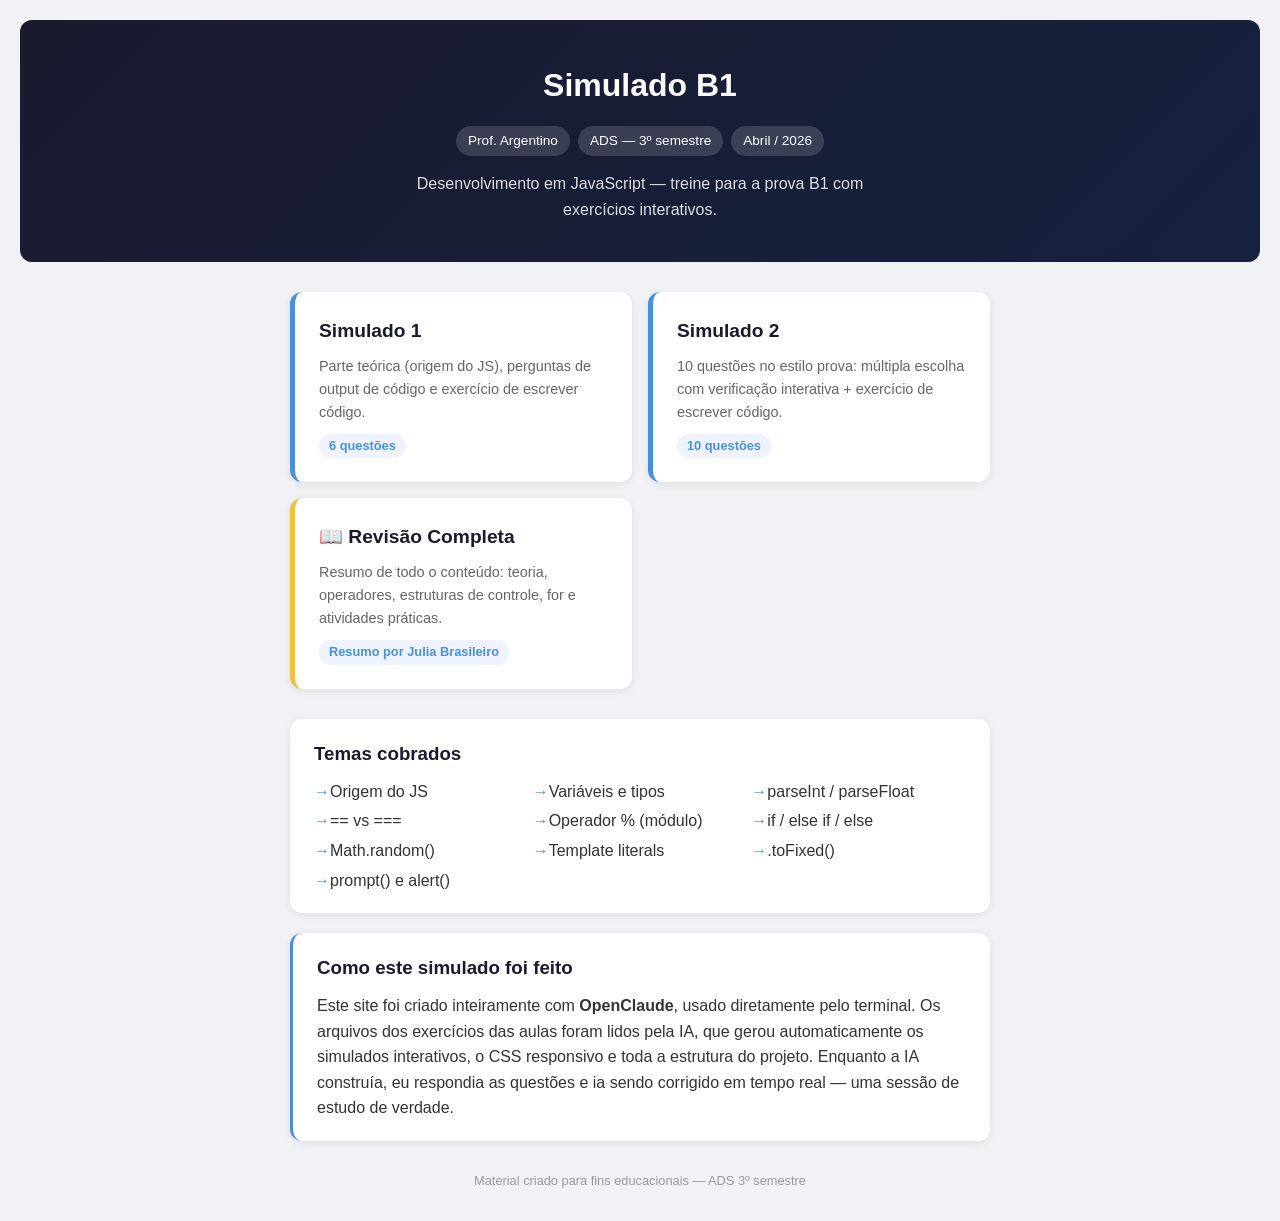
<file: index.html>
<!DOCTYPE html>
<html lang="pt-BR">
<head>
    <meta charset="UTF-8">
    <meta name="viewport" content="width=device-width, initial-scale=1.0">
    <title>Simulado B1 — JavaScript</title>
    <link rel="icon" type="image/svg+xml" href="favicon.svg">
    <link rel="stylesheet" href="css/style.css">
</head>
<body>

    <div class="hero">
        <h1>Simulado B1</h1>
        <div class="badges">
            <span class="badge">Prof. Argentino</span>
            <span class="badge">ADS — 3º semestre</span>
            <span class="badge">Abril / 2026</span>
        </div>
        <p>Desenvolvimento em JavaScript — treine para a prova B1 com exercícios interativos.</p>
    </div>

    <div class="cards">
        <a href="simulado1.html" class="card">
            <h2>Simulado 1</h2>
            <p>Parte teórica (origem do JS), perguntas de output de código e exercício de escrever código.</p>
            <span class="count">6 questões</span>
        </a>

        <a href="simulado2.html" class="card">
            <h2>Simulado 2</h2>
            <p>10 questões no estilo prova: múltipla escolha com verificação interativa + exercício de escrever código.</p>
            <span class="count">10 questões</span>
        </a>

        <a href="revisao.html" class="card" style="border-left-color:#f0c040;">
            <h2>📖 Revisão Completa</h2>
            <p>Resumo de todo o conteúdo: teoria, operadores, estruturas de controle, for e atividades práticas.</p>
            <span class="count">Resumo por Julia Brasileiro</span>
        </a>
    </div>

    <div class="topics">
        <h3>Temas cobrados</h3>
        <ul>
            <li>Origem do JS</li>
            <li>Variáveis e tipos</li>
            <li>parseInt / parseFloat</li>
            <li>== vs ===</li>
            <li>Operador % (módulo)</li>
            <li>if / else if / else</li>
            <li>Math.random()</li>
            <li>Template literals</li>
            <li>.toFixed()</li>
            <li>prompt() e alert()</li>
        </ul>
    </div>

    <div class="topics" style="margin-top:20px;border-left:3px solid #4a90d9;">
        <h3>Como este simulado foi feito</h3>
        <p>Este site foi criado inteiramente com <strong>OpenClaude</strong>, usado diretamente pelo terminal. Os arquivos dos exercícios das aulas foram lidos pela IA, que gerou automaticamente os simulados interativos, o CSS responsivo e toda a estrutura do projeto. Enquanto a IA construía, eu respondia as questões e ia sendo corrigido em tempo real — uma sessão de estudo de verdade.</p>
    </div>

    <p class="footer">Material criado para fins educacionais — ADS 3º semestre</p>

</body>
</html>
</file>
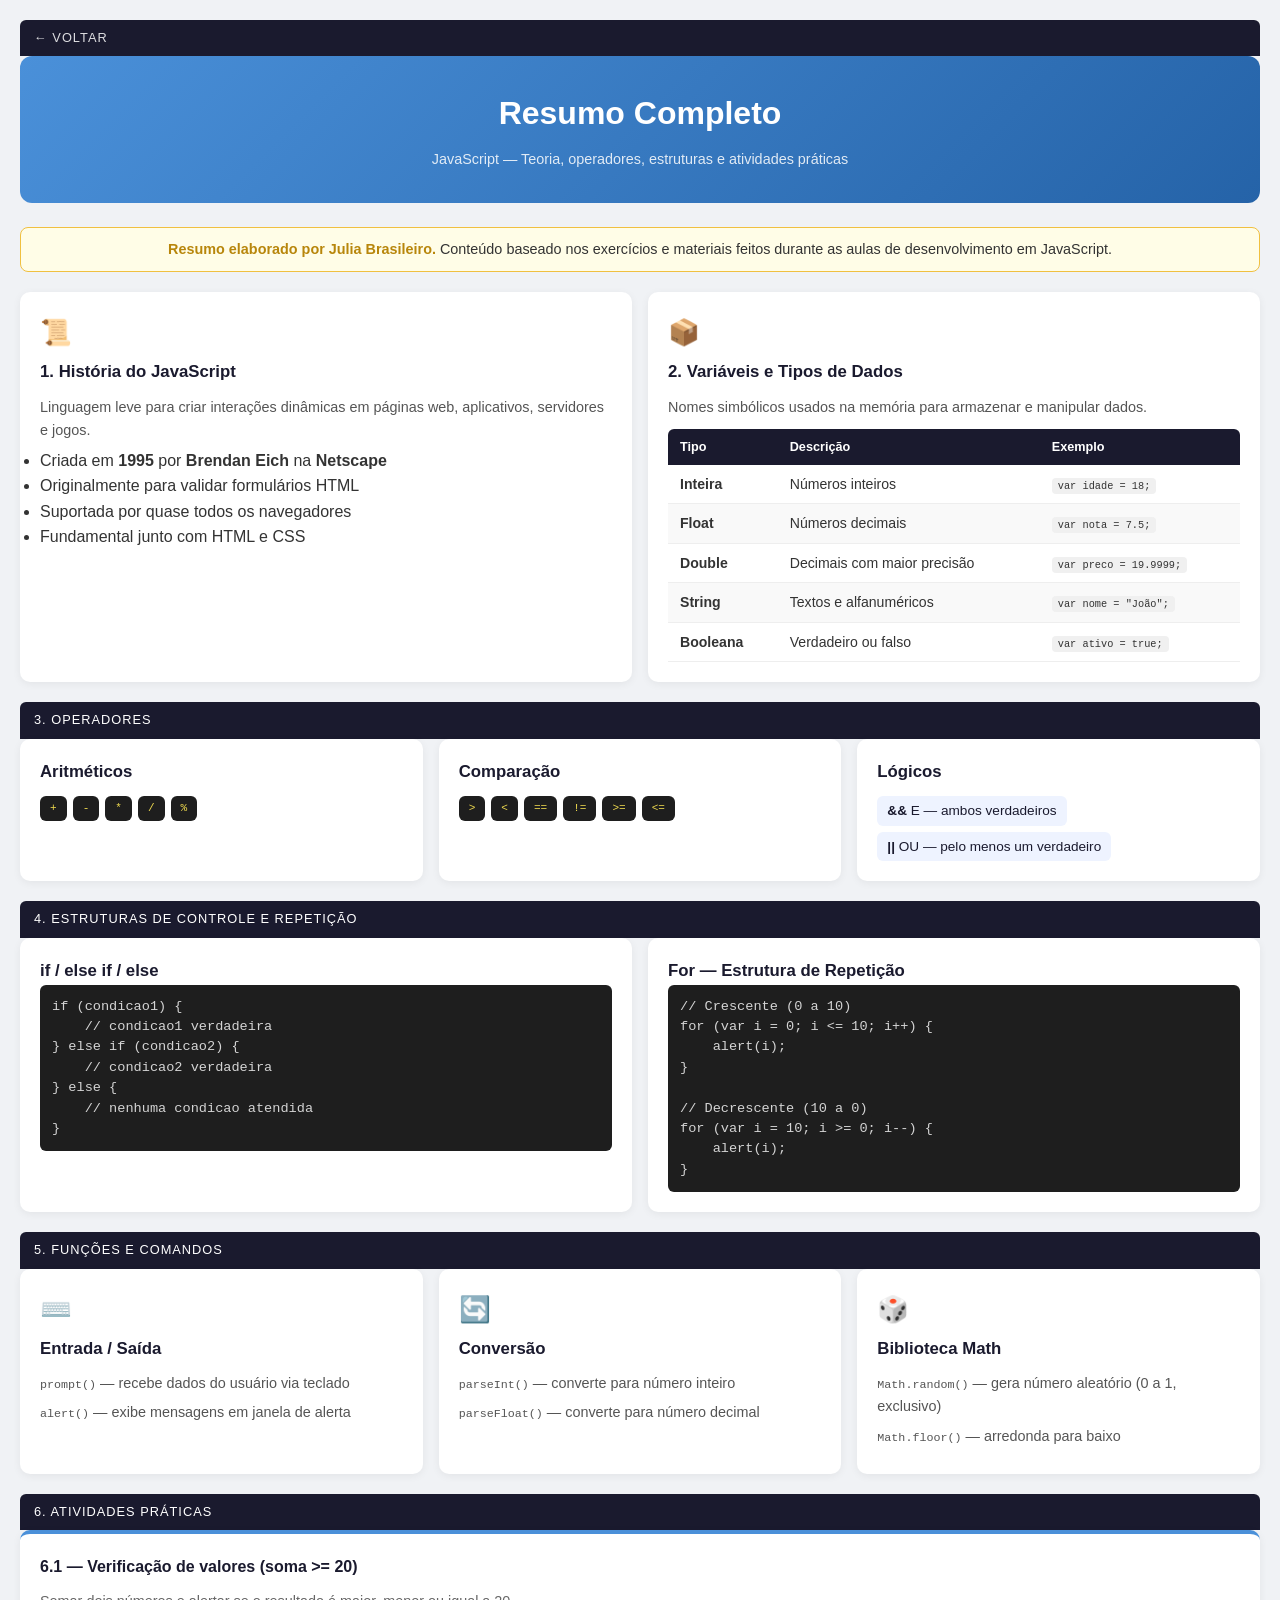
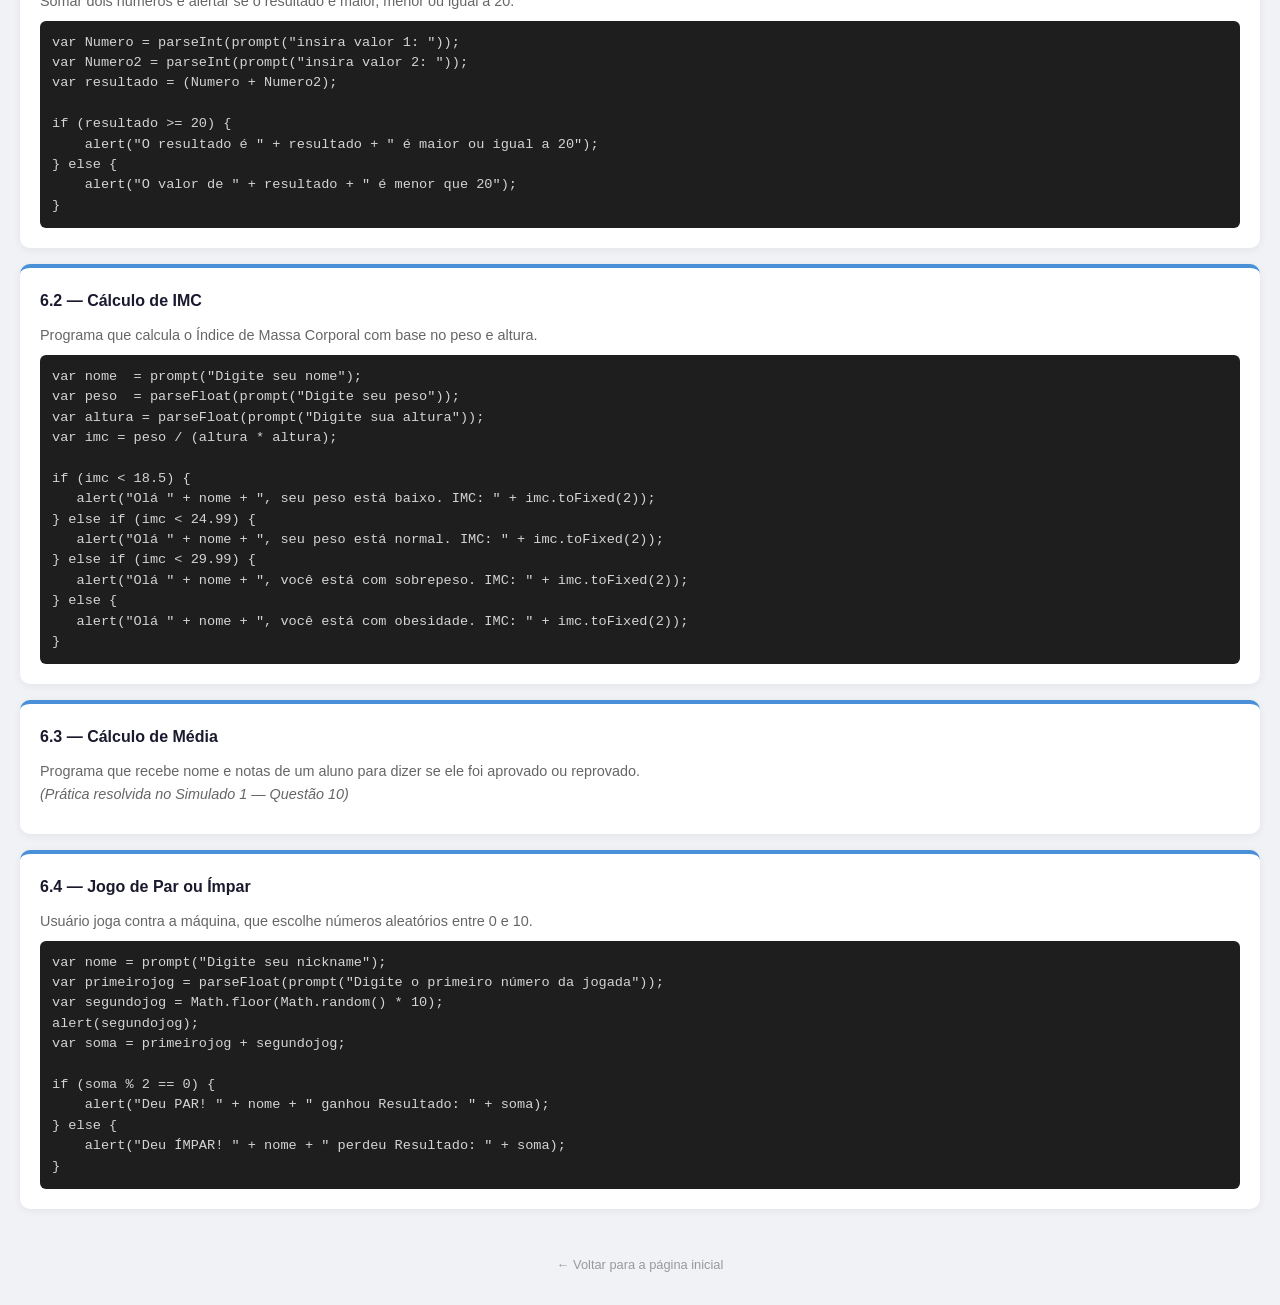
<file: revisao.html>
<!DOCTYPE html>
<html lang="pt-BR">
<head>
    <meta charset="UTF-8">
    <meta name="viewport" content="width=device-width, initial-scale=1.0">
    <title>Revisão — JavaScript</title>
    <link rel="icon" type="image/svg+xml" href="favicon.svg">
    <link rel="stylesheet" href="css/style.css">
    <style>
        /* ===== REVISO — STYLES ===== */
        .revisao-hero {
            text-align: center;
            background: linear-gradient(135deg, #4a90d9 0%, #2563a8 100%);
            color: white;
            padding: 32px 20px;
            border-radius: 12px;
            margin-bottom: 24px;
        }
        .revisao-hero h1.sub-revisao { color: white; margin-bottom: 8px; }
        .revisao-hero p.sub-text { opacity: 0.85; font-size: 0.9em; margin: 0; }

        .credit-banner {
            text-align: center;
            background: #fffde7;
            border: 1px solid #f0c040;
            border-radius: 8px;
            padding: 10px 16px;
            margin: 16px 0 20px;
            font-size: 0.9em;
        }
        .credit-banner strong { color: #b8860b; }

        .topico-grid {
            display: grid;
            grid-template-columns: repeat(auto-fit, minmax(300px, 1fr));
            gap: 16px;
            margin-bottom: 20px;
        }

        .topico-card {
            background: white;
            border-radius: 10px;
            padding: 20px;
            box-shadow: 0 2px 8px rgba(0,0,0,0.06);
        }
        .topico-card .icone {
            font-size: 1.6em;
            margin-bottom: 6px;
        }
        .topico-card h3 {
            margin: 0 0 10px;
            font-size: 1.05em;
            color: #1a1a2e;
        }
        .topico-card p {
            font-size: 0.9em;
            color: #555;
            margin: 6px 0;
        }

        /* Tabela de tipos */
        .tabela-tipos {
            width: 100%;
            border-collapse: collapse;
            margin-top: 10px;
            font-size: 0.88em;
        }
        .tabela-tipos th {
            background: #1a1a2e;
            color: white;
            padding: 8px 12px;
            text-align: left;
            font-size: 0.9em;
        }
        .tabela-tipos th:first-child { border-radius: 6px 0 0 0; }
        .tabela-tipos th:last-child { border-radius: 0 6px 0 0; }
        .tabela-tipos td {
            padding: 8px 12px;
            border-bottom: 1px solid #eee;
        }
        .tabela-tipos tr:nth-child(even) { background: #f9f9f9; }
        .tabela-tipos tr:hover { background: #eef3ff; }
        .tabela-tipos code {
            background: #f0f0f0;
            padding: 2px 6px;
            border-radius: 4px;
            font-size: 0.9em;
        }

        /* Codigo com titulo */
        .codigo-titulo h3 { margin-bottom: 0; }

        /* Atividades praticas */
        .atividade-card {
            background: white;
            border-radius: 10px;
            padding: 20px;
            margin-bottom: 16px;
            box-shadow: 0 2px 8px rgba(0,0,0,0.06);
            border-top: 4px solid #4a90d9;
        }
        .atividade-card h3 {
            margin: 0 0 10px;
            color: #1a1a2e;
            font-size: 1em;
        }
        .atividade-card p {
            font-size: 0.9em;
            color: #666;
            margin-bottom: 8px;
        }

        /* Operadores grid */
        .op-grupo { margin: 10px 0; }
        .op-grupo label {
            font-weight: bold;
            color: #1a1a2e;
            font-size: 0.88em;
            display: block;
            margin-bottom: 4px;
        }
        .op-badges {
            display: flex;
            flex-wrap: wrap;
            gap: 6px;
        }
        .op-badge {
            background: #1e1e1e;
            color: #f0db4f;
            padding: 4px 10px;
            border-radius: 6px;
            font-family: monospace;
            font-size: 0.85em;
        }
        .op-badge.logico {
            background: #eef3ff;
            color: #1a1a2e;
            font-family: Arial, sans-serif;
        }

        @media (max-width: 640px) {
            .topico-grid {
                grid-template-columns: 1fr;
            }
            .revisao-hero {
                padding: 24px 16px;
            }
            .revisao-hero h1.sub-revisao {
                font-size: 1.5em;
            }
            .atividade-card, .topico-card {
                padding: 14px;
            }
            .tabela-tipos { font-size: 0.78em; }
            .tabela-tipos td, .tabela-tipos th {
                padding: 6px 8px;
            }
        }
    </style>
</head>
<body>

    <div class="secao-titulo"><a href="index.html">← Voltar</a></div>

    <!-- Hero -->
    <div class="revisao-hero">
        <h1 class="sub-revisao">Resumo Completo</h1>
        <p class="sub-text">JavaScript — Teoria, operadores, estruturas e atividades práticas</p>
    </div>

    <!-- Credito -->
    <div class="credit-banner">
        <strong>Resumo elaborado por Julia Brasileiro.</strong> Conteúdo baseado nos exercícios e materiais feitos durante as aulas de desenvolvimento em JavaScript.
    </div>

    <!-- 1. HISTÓRIA -->
    <div class="topico-grid">
        <div class="topico-card">
            <div class="icone">📜</div>
            <h3>1. História do JavaScript</h3>
            <p>Linguagem leve para criar interações dinâmicas em páginas web, aplicativos, servidores e jogos.</p>
            <ul>
                <li>Criada em <strong>1995</strong> por <strong>Brendan Eich</strong> na <strong>Netscape</strong></li>
                <li>Originalmente para validar formulários HTML</li>
                <li>Suportada por quase todos os navegadores</li>
                <li>Fundamental junto com HTML e CSS</li>
            </ul>
        </div>

        <!-- 2. VARIÁVEIS E TIPOS -->
        <div class="topico-card">
            <div class="icone">📦</div>
            <h3>2. Variáveis e Tipos de Dados</h3>
            <p>Nomes simbólicos usados na memória para armazenar e manipular dados.</p>
            <table class="tabela-tipos">
                <thead>
                    <tr>
                        <th>Tipo</th>
                        <th>Descrição</th>
                        <th>Exemplo</th>
                    </tr>
                </thead>
                <tbody>
                    <tr>
                        <td><strong>Inteira</strong></td>
                        <td>Números inteiros</td>
                        <td><code>var idade = 18;</code></td>
                    </tr>
                    <tr>
                        <td><strong>Float</strong></td>
                        <td>Números decimais</td>
                        <td><code>var nota = 7.5;</code></td>
                    </tr>
                    <tr>
                        <td><strong>Double</strong></td>
                        <td>Decimais com maior precisão</td>
                        <td><code>var preco = 19.9999;</code></td>
                    </tr>
                    <tr>
                        <td><strong>String</strong></td>
                        <td>Textos e alfanuméricos</td>
                        <td><code>var nome = "João";</code></td>
                    </tr>
                    <tr>
                        <td><strong>Booleana</strong></td>
                        <td>Verdadeiro ou falso</td>
                        <td><code>var ativo = true;</code></td>
                    </tr>
                </tbody>
            </table>
        </div>
    </div>

    <!-- 3. OPERADORES -->
    <p class="secao-titulo">3. Operadores</p>
    <div class="topico-grid">
        <div class="topico-card">
            <h3>Aritméticos</h3>
            <div class="op-badges">
                <span class="op-badge">+</span>
                <span class="op-badge">-</span>
                <span class="op-badge">*</span>
                <span class="op-badge">/</span>
                <span class="op-badge">%</span>
            </div>
        </div>
        <div class="topico-card">
            <h3>Comparação</h3>
            <div class="op-badges">
                <span class="op-badge">&gt;</span>
                <span class="op-badge">&lt;</span>
                <span class="op-badge">==</span>
                <span class="op-badge">!=</span>
                <span class="op-badge">&gt;=</span>
                <span class="op-badge">&lt;=</span>
            </div>
        </div>
        <div class="topico-card">
            <h3>Lógicos</h3>
            <div class="op-badges">
                <span class="op-badge logico"><strong>&amp;&amp;</strong> E — ambos verdadeiros</span>
                <span class="op-badge logico"><strong>||</strong> OU — pelo menos um verdadeiro</span>
            </div>
        </div>
    </div>

    <!-- 4. ESTRUTURAS -->
    <p class="secao-titulo">4. Estruturas de Controle e Repetição</p>
    <div class="topico-grid">
        <div class="topico-card codigo-titulo">
            <h3>if / else if / else</h3>
            <div class="codigo">if (condicao1) {
    // condicao1 verdadeira
} else if (condicao2) {
    // condicao2 verdadeira
} else {
    // nenhuma condicao atendida
}</div>
        </div>
        <div class="topico-card codigo-titulo">
            <h3>For — Estrutura de Repetição</h3>
            <div class="codigo">// Crescente (0 a 10)
for (var i = 0; i &lt;= 10; i++) {
    alert(i);
}

// Decrescente (10 a 0)
for (var i = 10; i >= 0; i--) {
    alert(i);
}</div>
        </div>
    </div>

    <!-- 5. FUNÇÕES E COMANDOS -->
    <p class="secao-titulo">5. Funções e Comandos</p>
    <div class="topico-grid">
        <div class="topico-card">
            <div class="icone">⌨️</div>
            <h3>Entrada / Saída</h3>
            <p><code>prompt()</code> — recebe dados do usuário via teclado</p>
            <p><code>alert()</code> — exibe mensagens em janela de alerta</p>
        </div>
        <div class="topico-card">
            <div class="icone">🔄</div>
            <h3>Conversão</h3>
            <p><code>parseInt()</code> — converte para número inteiro</p>
            <p><code>parseFloat()</code> — converte para número decimal</p>
        </div>
        <div class="topico-card">
            <div class="icone">🎲</div>
            <h3>Biblioteca Math</h3>
            <p><code>Math.random()</code> — gera número aleatório (0 a 1, exclusivo)</p>
            <p><code>Math.floor()</code> — arredonda para baixo</p>
        </div>
    </div>

    <!-- 6. ATIVIDADES PRÁTICAS -->
    <p class="secao-titulo">6. Atividades Práticas</p>

    <!-- 6.1 -->
    <div class="atividade-card">
        <h3>6.1 — Verificação de valores (soma >= 20)</h3>
        <p>Somar dois números e alertar se o resultado é maior, menor ou igual a 20.</p>
        <div class="codigo">var Numero = parseInt(prompt("insira valor 1: "));
var Numero2 = parseInt(prompt("insira valor 2: "));
var resultado = (Numero + Numero2);

if (resultado >= 20) {
    alert("O resultado é " + resultado + " é maior ou igual a 20");
} else {
    alert("O valor de " + resultado + " é menor que 20");
}</div>
    </div>

    <!-- 6.2 -->
    <div class="atividade-card">
        <h3>6.2 — Cálculo de IMC</h3>
        <p>Programa que calcula o Índice de Massa Corporal com base no peso e altura.</p>
        <div class="codigo">var nome  = prompt("Digite seu nome");
var peso  = parseFloat(prompt("Digite seu peso"));
var altura = parseFloat(prompt("Digite sua altura"));
var imc = peso / (altura * altura);

if (imc < 18.5) {
   alert("Olá " + nome + ", seu peso está baixo. IMC: " + imc.toFixed(2));
} else if (imc < 24.99) {
   alert("Olá " + nome + ", seu peso está normal. IMC: " + imc.toFixed(2));
} else if (imc < 29.99) {
   alert("Olá " + nome + ", você está com sobrepeso. IMC: " + imc.toFixed(2));
} else {
   alert("Olá " + nome + ", você está com obesidade. IMC: " + imc.toFixed(2));
}</div>
    </div>

    <!-- 6.3 -->
    <div class="atividade-card">
        <h3>6.3 — Cálculo de Média</h3>
        <p>Programa que recebe nome e notas de um aluno para dizer se ele foi aprovado ou reprovado. <br><em>(Prática resolvida no <a href="simulado1.html">Simulado 1 — Questão 10</a>)</em></p>
    </div>

    <!-- 6.4 -->
    <div class="atividade-card">
        <h3>6.4 — Jogo de Par ou Ímpar</h3>
        <p>Usuário joga contra a máquina, que escolhe números aleatórios entre 0 e 10.</p>
        <div class="codigo">var nome = prompt("Digite seu nickname");
var primeirojog = parseFloat(prompt("Digite o primeiro número da jogada"));
var segundojog = Math.floor(Math.random() * 10);
alert(segundojog);
var soma = primeirojog + segundojog;

if (soma % 2 == 0) {
    alert("Deu PAR! " + nome + " ganhou Resultado: " + soma);
} else {
    alert("Deu ÍMPAR! " + nome + " perdeu Resultado: " + soma);
}</div>
    </div>

    <p class="footer"><a href="index.html">← Voltar para a página inicial</a></p>

</body>
</html>
</file>
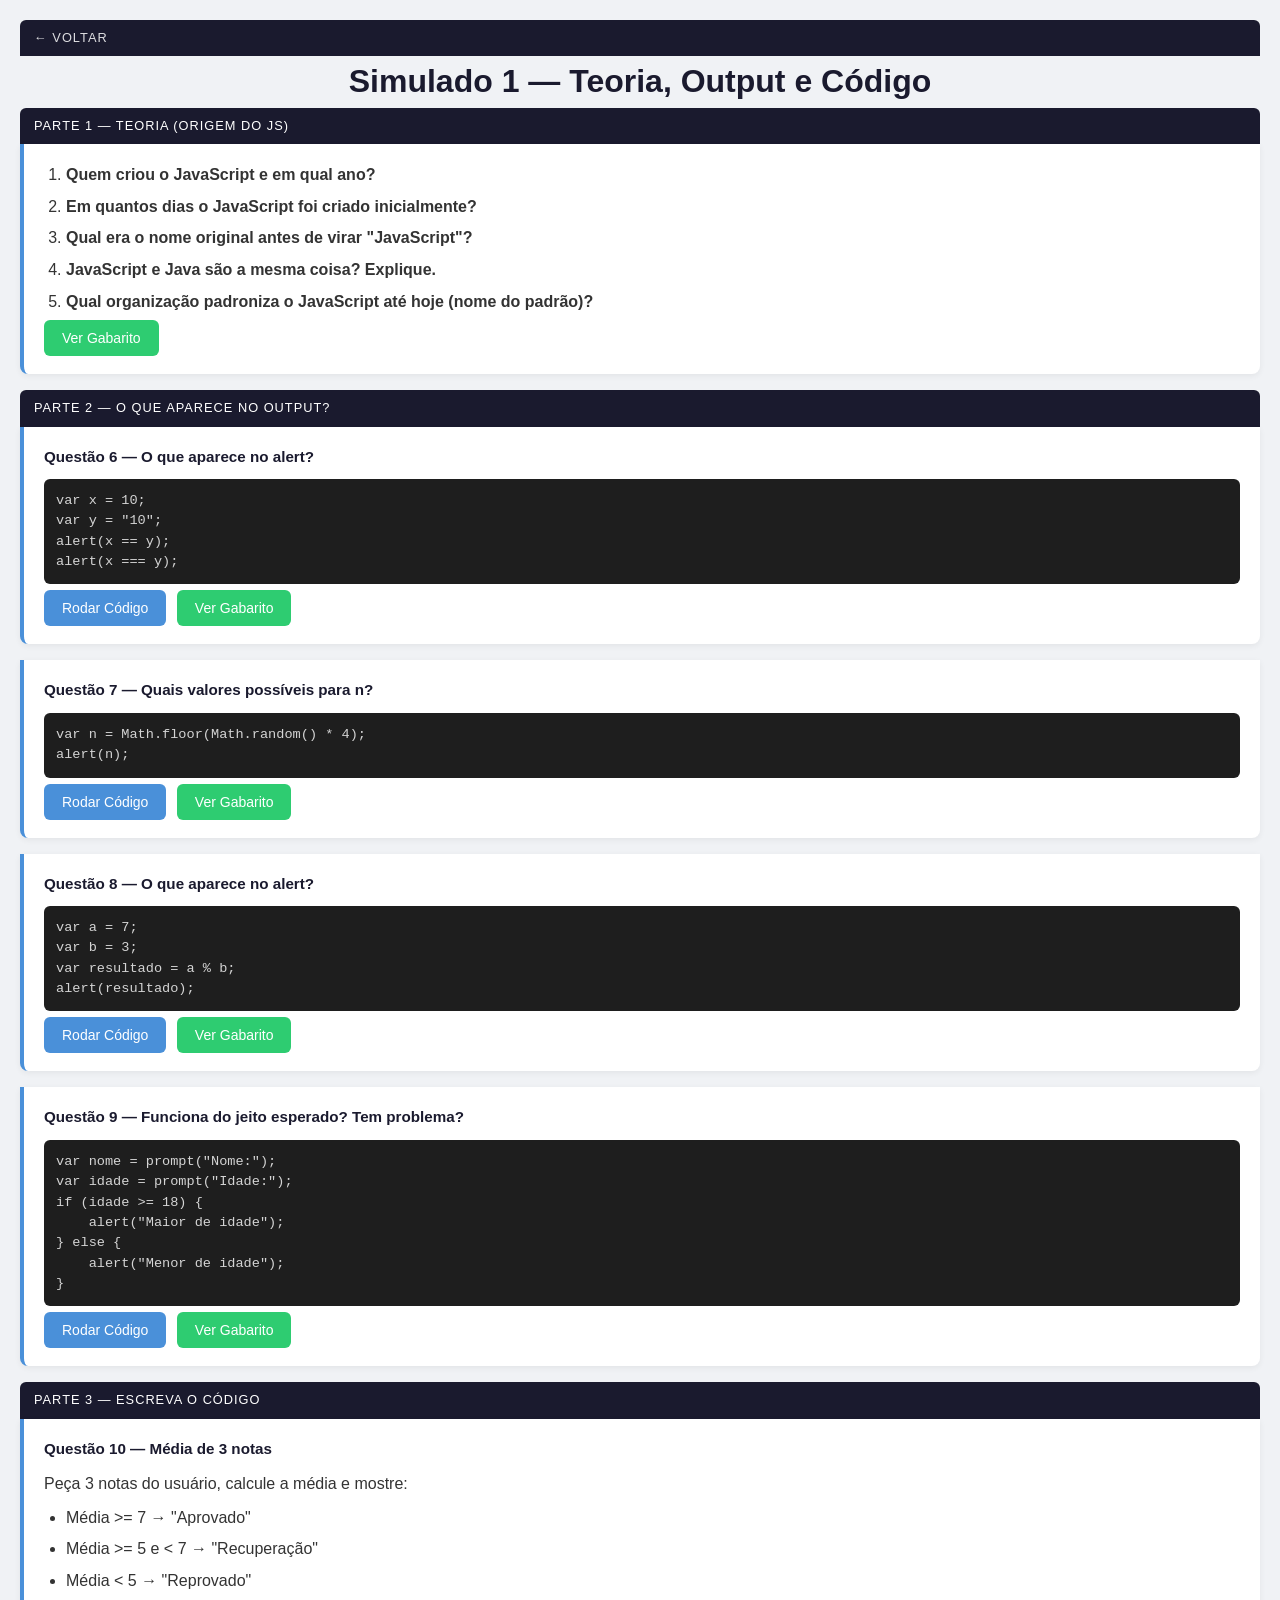
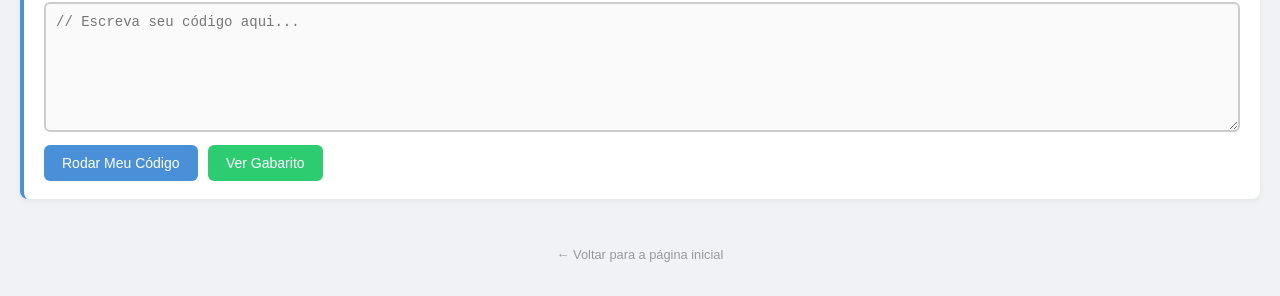
<file: simulado1.html>
<!DOCTYPE html>
<html lang="pt-BR">
<head>
    <meta charset="UTF-8">
    <meta name="viewport" content="width=device-width, initial-scale=1.0">
    <title>Simulado 1 — Teoria, Output e Código</title>
    <link rel="icon" type="image/svg+xml" href="favicon.svg">
    <link rel="stylesheet" href="css/style.css">
</head>
<body>

    <div class="secao-titulo"><a href="index.html">← Voltar</a></div>

    <h1>Simulado 1 — Teoria, Output e Código</h1>

    <!-- === TEORIA === -->
    <p class="secao-titulo">Parte 1 — Teoria (Origem do JS)</p>
    <div class="questao">
        <ol>
            <li><strong>Quem criou o JavaScript e em qual ano?</strong></li>
            <li><strong>Em quantos dias o JavaScript foi criado inicialmente?</strong></li>
            <li><strong>Qual era o nome original antes de virar "JavaScript"?</strong></li>
            <li><strong>JavaScript e Java são a mesma coisa? Explique.</strong></li>
            <li><strong>Qual organização padroniza o JavaScript até hoje (nome do padrão)?</strong></li>
        </ol>
        <button class="btn-gabarito" onclick="toggle('gabarito-teoria')">Ver Gabarito</button>
        <div class="gabarito" id="gabarito-teoria">
            <p><strong>1.</strong> <strong>Brendan Eich</strong>, em <strong>1995</strong>, na <strong>Netscape</strong>.</p>
            <p><strong>2.</strong> Aproximadamente <strong>10 dias</strong>.</p>
            <p><strong>3.</strong> <strong>Mocha</strong> e depois <strong>LiveScript</strong>. O nome JavaScript foi estratégia de marketing junto ao Java (da Sun).</p>
            <p><strong>4.</strong> <strong>Não.</strong> São linguagens diferentes, criadas por empresas diferentes, sem relação técnica. O nome similar foi jogada de marketing.</p>
            <p><strong>5.</strong> A <strong>ECMA International</strong>, e o padrão se chama <strong>ECMAScript</strong>.</p>
        </div>
    </div>

    <!-- === PARTE 2 === -->
    <p class="secao-titulo">Parte 2 — O que aparece no output?</p>

    <div class="questao">
        <h3>Questão 6 — O que aparece no alert?</h3>
        <div class="codigo">var x = 10;
var y = "10";
alert(x == y);
alert(x === y);</div>
        <button class="btn-rodar" onclick="rodarQ6()">Rodar Código</button>
        <button class="btn-gabarito" onclick="toggle('gabarito6')">Ver Gabarito</button>
        <div class="output-box" id="output6"></div>
        <div class="gabarito" id="gabarito6">
            <p><strong>Primeiro alert:</strong> <code>true</code></p>
            <p><strong>Segundo alert:</strong> <code>false</code></p>
            <p><strong>==</strong> (igualdade normal) — compara apenas o <em>valor</em>, fazendo conversão automática de tipo. <code>10 == "10"</code> é <strong>true</strong> porque o JavaScript converte a string "10" para número.</p>
            <p><strong>===</strong> (igualdade estrita) — compara <em>valor e tipo</em>, sem conversão. <code>10 === "10"</code> é <strong>false</strong> porque um é <code>number</code> e o outro é <code>string</code>.</p>
            <p>Dica: na dúvida, use <strong>===</strong> para evitar surpresas.</p>
        </div>
    </div>

    <div class="questao">
        <h3>Questão 7 — Quais valores possíveis para n?</h3>
        <div class="codigo">var n = Math.floor(Math.random() * 4);
alert(n);</div>
        <button class="btn-rodar" onclick="rodarQ7()">Rodar Código</button>
        <button class="btn-gabarito" onclick="toggle('gabarito7')">Ver Gabarito</button>
        <div class="output-box" id="output7"></div>
        <div class="gabarito" id="gabarito7">
            <p><strong>Valores:</strong> <code>0</code>, <code>1</code>, <code>2</code> ou <code>3</code></p>
            <p><code>Math.random() * 4</code> gera um decimal entre 0 e 3,999… O <code>Math.floor()</code> arredonda para baixo, resultando em <strong>0, 1, 2 ou 3</strong>.</p>
            <p>Regra geral: <code>Math.floor(Math.random() * N)</code> sorteia de <strong>0 até N−1</strong>.</p>
        </div>
    </div>

    <div class="questao">
        <h3>Questão 8 — O que aparece no alert?</h3>
        <div class="codigo">var a = 7;
var b = 3;
var resultado = a % b;
alert(resultado);</div>
        <button class="btn-rodar" onclick="rodarQ8()">Rodar Código</button>
        <button class="btn-gabarito" onclick="toggle('gabarito8')">Ver Gabarito</button>
        <div class="output-box" id="output8"></div>
        <div class="gabarito" id="gabarito8">
            <p><strong>Resultado:</strong> <code>1</code> — 7 dividido por 3 dá 2, com <strong>resto de 1</strong>.</p>
        </div>
    </div>

    <div class="questao">
        <h3>Questão 9 — Funciona do jeito esperado? Tem problema?</h3>
        <div class="codigo">var nome = prompt("Nome:");
var idade = prompt("Idade:");
if (idade >= 18) {
    alert("Maior de idade");
} else {
    alert("Menor de idade");
}</div>
        <button class="btn-rodar" onclick="rodarQ9()">Rodar Código</button>
        <button class="btn-gabarito" onclick="toggle('gabarito9')">Ver Gabarito</button>
        <div class="output-box" id="output9"></div>
        <div class="gabarito" id="gabarito9">
            <p>Por coincidência funciona! O JavaScript faz <strong>coerção</strong> automática de tipo, convertendo a string para número na comparação com <code>&gt;=</code>.</p>
            <p><strong>Problema:</strong> se o usuário digitar algo que não é número (ex: "abc"), o resultado será <code>NaN</code> e nenhuma condição faz sentido. O correto é usar <code>parseFloat</code> ou <code>parseInt</code>:</p>
            <div class="codigo">var idade = <strong>parseFloat</strong>(prompt("Idade:"));</div>
        </div>
    </div>

    <!-- === PARTE 3 === -->
    <p class="secao-titulo">Parte 3 — Escreva o código</p>

    <div class="questao">
        <h3>Questão 10 — Média de 3 notas</h3>
        <p>Peça 3 notas do usuário, calcule a média e mostre:</p>
        <ul>
            <li>Média >= 7 → "Aprovado"</li>
            <li>Média >= 5 e &lt; 7 → "Recuperação"</li>
            <li>Média &lt; 5 → "Reprovado"</li>
        </ul>
        <textarea id="codigoQ10" placeholder="// Escreva seu código aqui..."></textarea>
        <br>
        <button class="btn-rodar" onclick="rodarQ10()">Rodar Meu Código</button>
        <button class="btn-gabarito" onclick="toggle('gabarito10')">Ver Gabarito</button>
        <div class="output-box" id="output10"></div>
        <div class="gabarito" id="gabarito10">
            <div class="codigo">var nota1 = parseFloat(prompt("Nota 1:"));
var nota2 = parseFloat(prompt("Nota 2:"));
var nota3 = parseFloat(prompt("Nota 3:"));

var media = (nota1 + nota2 + nota3) / 3;

if (media >= 7) {
    alert("Média: " + media.toFixed(2) + " — Aprovado!");
} else if (media >= 5) {
    alert("Média: " + media.toFixed(2) + " — Recuperação");
} else {
    alert("Média: " + media.toFixed(2) + " — Reprovado");
}</div>
        </div>
    </div>

    <p class="footer"><a href="index.html">← Voltar para a página inicial</a></p>

    <script src="js/simulado1.js"></script>

</body>
</html>
</file>
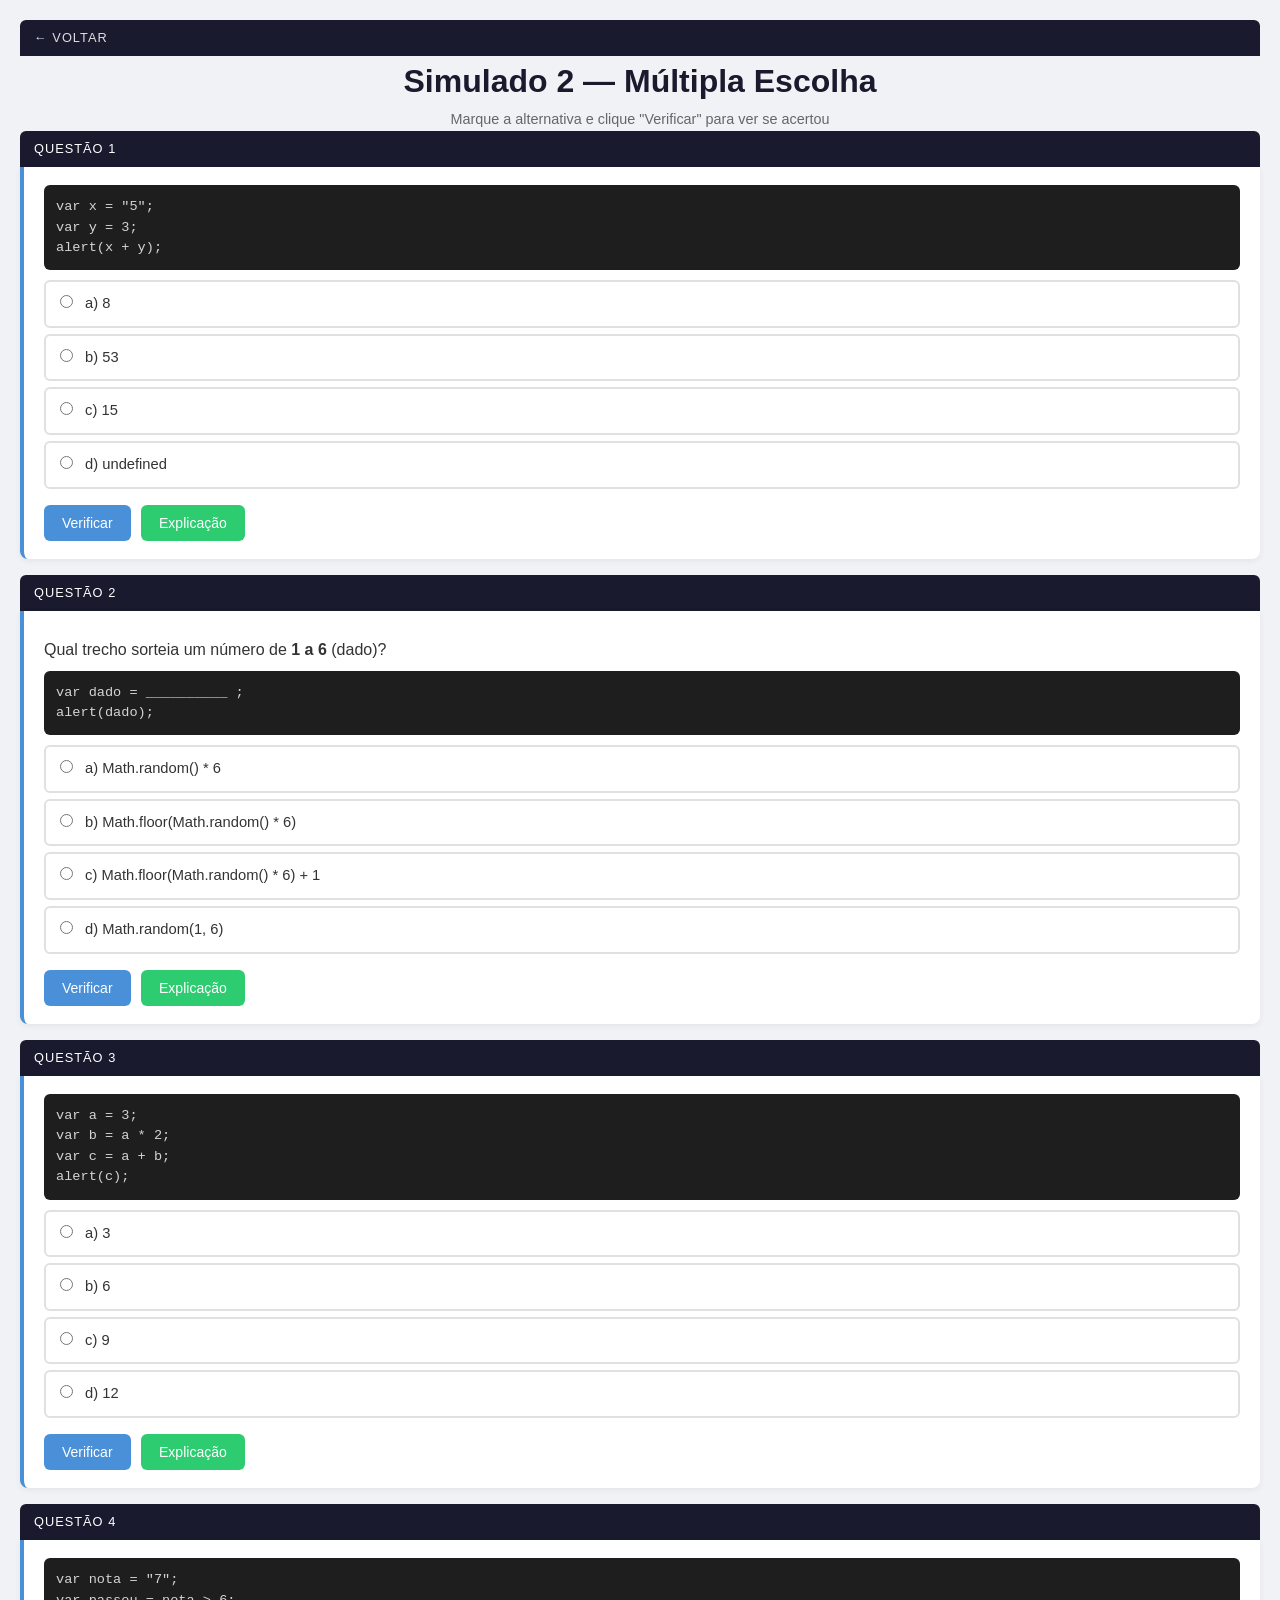
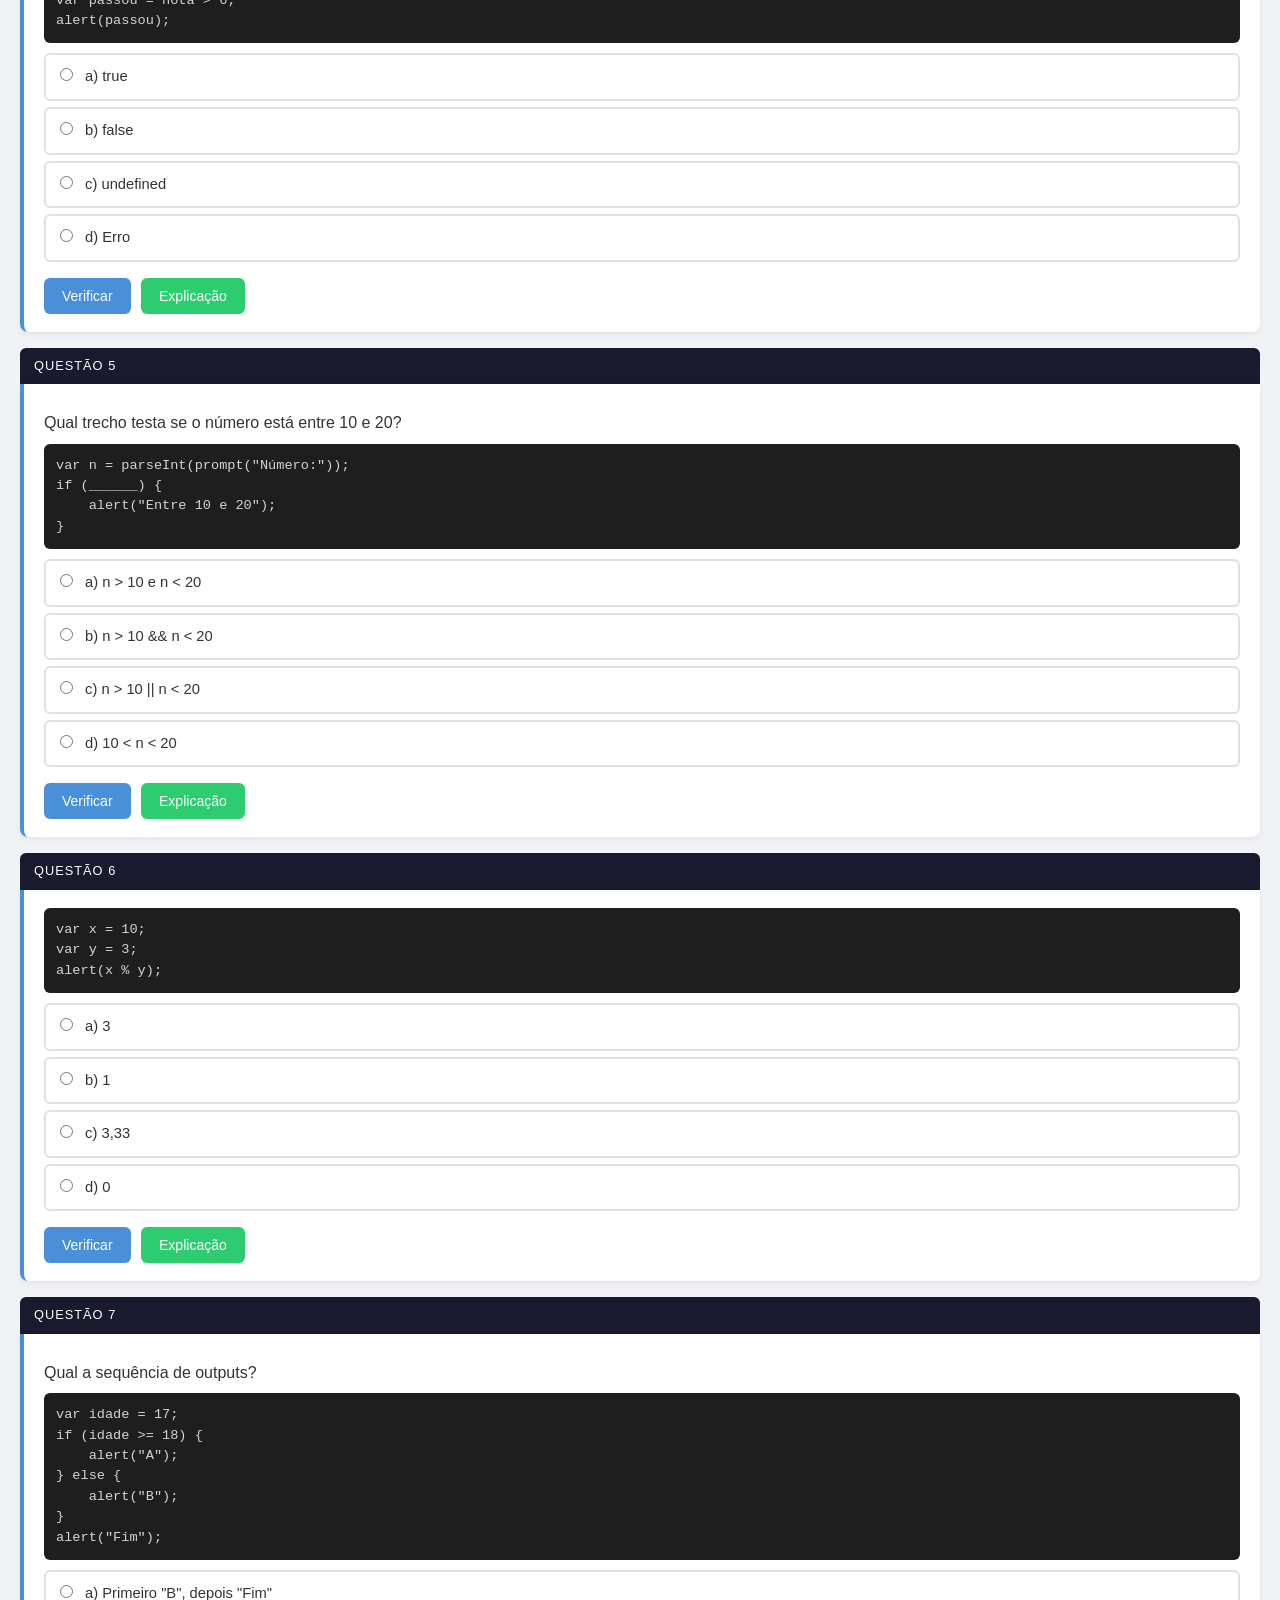
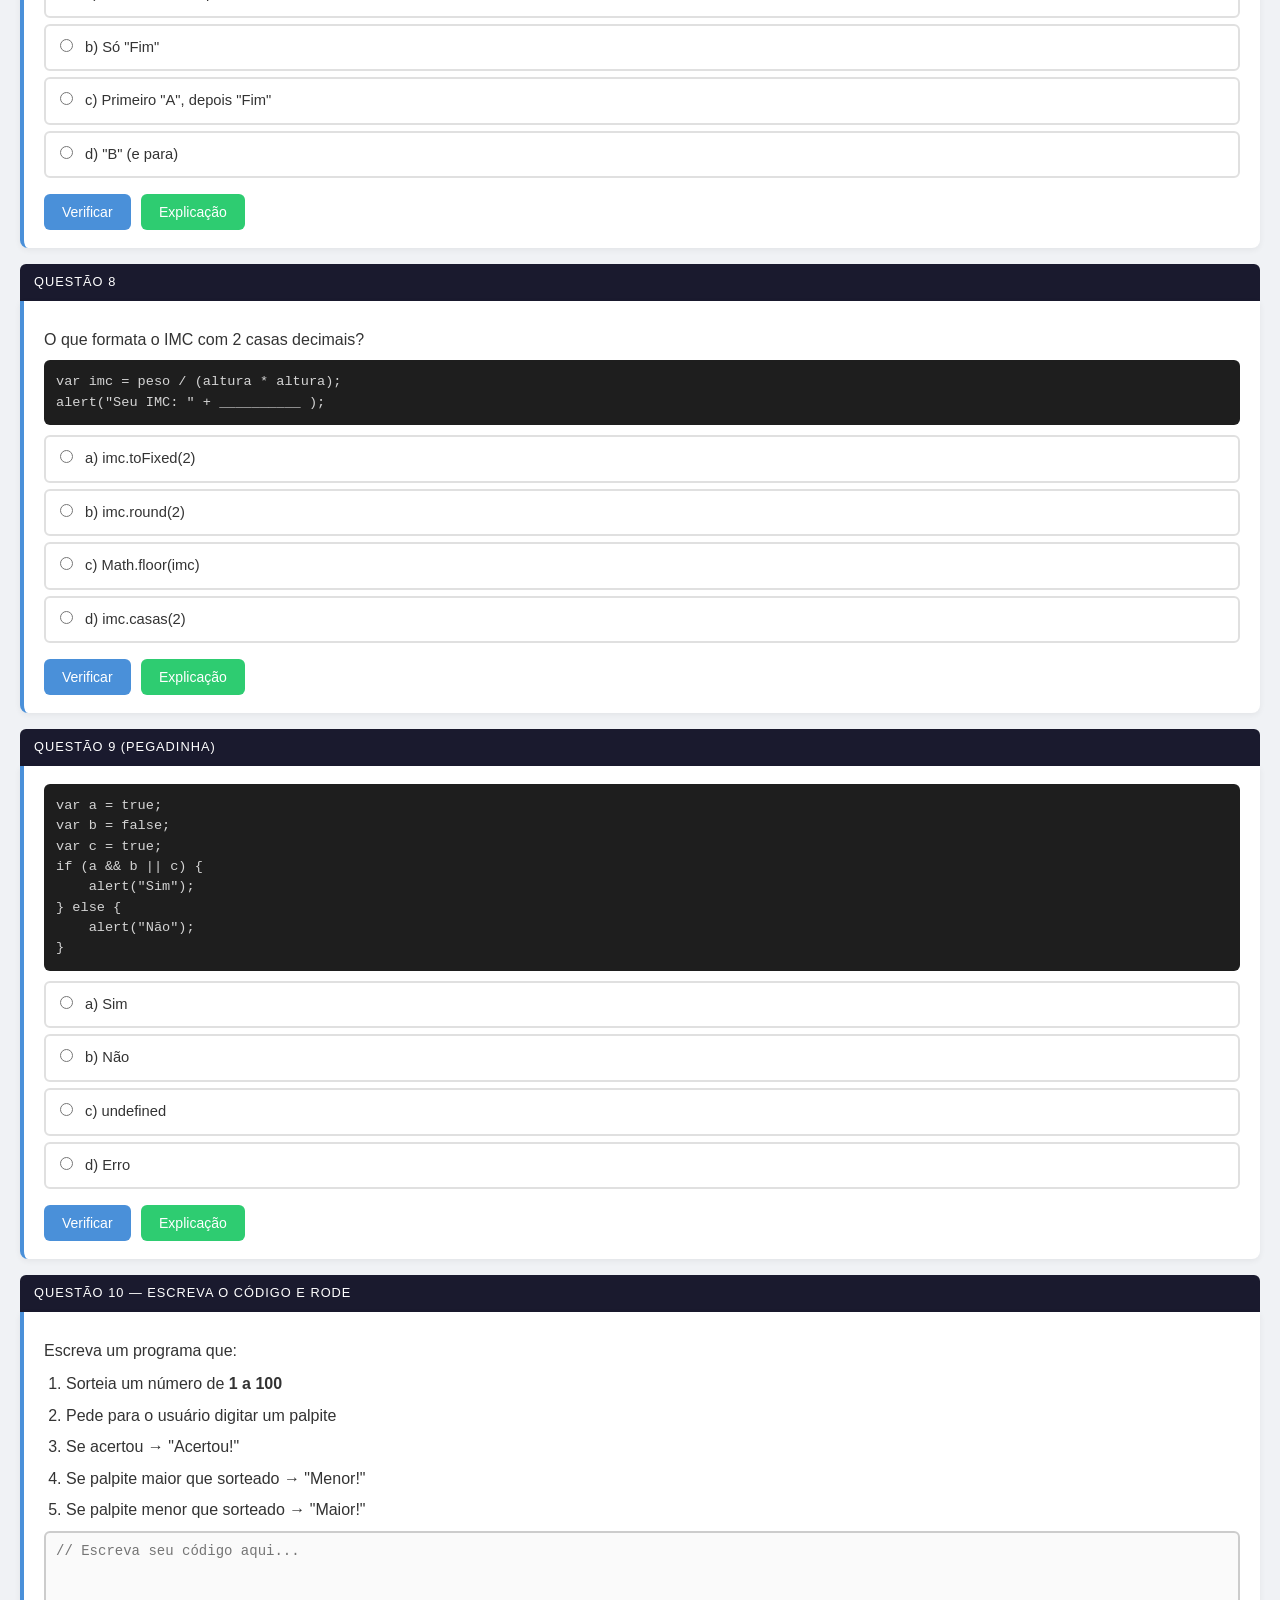
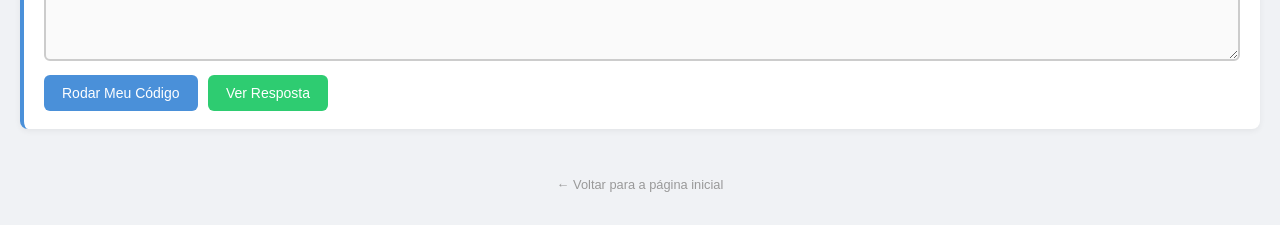
<file: simulado2.html>
<!DOCTYPE html>
<html lang="pt-BR">
<head>
    <meta charset="UTF-8">
    <meta name="viewport" content="width=device-width, initial-scale=1.0">
    <title>Simulado 2 — Múltipla Escolha + Código</title>
    <link rel="icon" type="image/svg+xml" href="favicon.svg">
    <link rel="stylesheet" href="css/style.css">
</head>
<body>

    <div class="secao-titulo"><a href="index.html">← Voltar</a></div>

    <h1>Simulado 2 — Múltipla Escolha</h1>
    <p style="text-align:center;color:#666;font-size:0.9em;">Marque a alternativa e clique "Verificar" para ver se acertou</p>

    <!-- Q1 -->
    <p class="secao-titulo">Questão 1</p>
    <div class="questao" id="q1">
        <div class="codigo">var x = "5";
var y = 3;
alert(x + y);</div>
        <ul class="opcoes" id="op1">
            <li onclick="sel('op1',this,'a')"><input type="radio" name="q1"> a) 8</li>
            <li onclick="sel('op1',this,'b')"><input type="radio" name="q1"> b) 53</li>
            <li onclick="sel('op1',this,'c')"><input type="radio" name="q1"> c) 15</li>
            <li onclick="sel('op1',this,'d')"><input type="radio" name="q1"> d) undefined</li>
        </ul>
        <button class="btn-verificar" onclick="verificar(1,'b')">Verificar</button>
        <button class="btn-explicar" onclick="mostrarExp('exp1')">Explicação</button>
        <div class="resultado" id="res1"></div>
        <div class="explicacao" id="exp1">
            <strong>Correta: b) 53</strong>
            <p>Quando um dos operandos do <code>+</code> é string, o JS faz <strong>concatenação</strong>, não soma aritmética. <code>"5"</code> é string, então <code>"5" + 3</code> vira <code>"53"</code>.</p>
        </div>
    </div>

    <!-- Q2 -->
    <p class="secao-titulo">Questão 2</p>
    <div class="questao" id="q2">
        <p>Qual trecho sorteia um número de <b>1 a 6</b> (dado)?</p>
        <div class="codigo">var dado = __________ ;
alert(dado);</div>
        <ul class="opcoes" id="op2">
            <li onclick="sel('op2',this,'a')"><input type="radio" name="q2"> a) Math.random() * 6</li>
            <li onclick="sel('op2',this,'b')"><input type="radio" name="q2"> b) Math.floor(Math.random() * 6)</li>
            <li onclick="sel('op2',this,'c')"><input type="radio" name="q2"> c) Math.floor(Math.random() * 6) + 1</li>
            <li onclick="sel('op2',this,'d')"><input type="radio" name="q2"> d) Math.random(1, 6)</li>
        </ul>
        <button class="btn-verificar" onclick="verificar(2,'c')">Verificar</button>
        <button class="btn-explicar" onclick="mostrarExp('exp2')">Explicação</button>
        <div class="resultado" id="res2"></div>
        <div class="explicacao" id="exp2">
            <strong>Correta: c) Math.floor(Math.random() * 6) + 1</strong>
            <p><code>Math.random() * 6</code> gera um decimal entre 0 e 5,999… (nunca chega no 6). O <code>Math.floor()</code> arredonda para baixo, resultando em 0, 1, 2, 3, 4 ou 5. Somando <code>+ 1</code>, o resultado desloca para 1 até 6.</p>
            <p>A opção b) daria de 0 a 5 e a opção a) daria número decimal (ex: 3,748).</p>
            <p><strong>Regra geral:</strong> <code>Math.floor(Math.random() * N)</code> gera de 0 até N−1. Para começar em 1, adicione <code>+ 1</code>.</p>
        </div>
    </div>

    <!-- Q3 -->
    <p class="secao-titulo">Questão 3</p>
    <div class="questao" id="q3">
        <div class="codigo">var a = 3;
var b = a * 2;
var c = a + b;
alert(c);</div>
        <ul class="opcoes" id="op3">
            <li onclick="sel('op3',this,'a')"><input type="radio" name="q3"> a) 3</li>
            <li onclick="sel('op3',this,'b')"><input type="radio" name="q3"> b) 6</li>
            <li onclick="sel('op3',this,'c')"><input type="radio" name="q3"> c) 9</li>
            <li onclick="sel('op3',this,'d')"><input type="radio" name="q3"> d) 12</li>
        </ul>
        <button class="btn-verificar" onclick="verificar(3,'c')">Verificar</button>
        <button class="btn-explicar" onclick="mostrarExp('exp3')">Explicação</button>
        <div class="resultado" id="res3"></div>
        <div class="explicacao" id="exp3">
            <strong>Correta: c) 9</strong>
            <p>Execução sequencial: <code>b = 3 × 2 = 6</code>. Depois <code>c = a + b = 3 + 6 = 9</code>. O JavaScript executa linha por linha, de cima para baixo.</p>
        </div>
    </div>

    <!-- Q4 -->
    <p class="secao-titulo">Questão 4</p>
    <div class="questao" id="q4">
        <div class="codigo">var nota = "7";
var passou = nota > 6;
alert(passou);</div>
        <ul class="opcoes" id="op4">
            <li onclick="sel('op4',this,'a')"><input type="radio" name="q4"> a) true</li>
            <li onclick="sel('op4',this,'b')"><input type="radio" name="q4"> b) false</li>
            <li onclick="sel('op4',this,'c')"><input type="radio" name="q4"> c) undefined</li>
            <li onclick="sel('op4',this,'d')"><input type="radio" name="q4"> d) Erro</li>
        </ul>
        <button class="btn-verificar" onclick="verificar(4,'a')">Verificar</button>
        <button class="btn-explicar" onclick="mostrarExp('exp4')">Explicação</button>
        <div class="resultado" id="res4"></div>
        <div class="explicacao" id="exp4">
            <strong>Correta: a) true</strong>
            <p>Na comparação com <code>&gt;</code> envolvendo string e número, o JavaScript converte a string <code>"7"</code> para número automaticamente (isso se chama <strong>coerção</strong>). Então <code>7 > 6</code> = <code>true</code>.</p>
        </div>
    </div>

    <!-- Q5 -->
    <p class="secao-titulo">Questão 5</p>
    <div class="questao" id="q5">
        <p>Qual trecho testa se o número está entre 10 e 20?</p>
        <div class="codigo">var n = parseInt(prompt("Número:"));
if (______) {
    alert("Entre 10 e 20");
}</div>
        <ul class="opcoes" id="op5">
            <li onclick="sel('op5',this,'a')"><input type="radio" name="q5"> a) n > 10 e n < 20</li>
            <li onclick="sel('op5',this,'b')"><input type="radio" name="q5"> b) n > 10 && n &lt; 20</li>
            <li onclick="sel('op5',this,'c')"><input type="radio" name="q5"> c) n > 10 || n &lt; 20</li>
            <li onclick="sel('op5',this,'d')"><input type="radio" name="q5"> d) 10 < n < 20</li>
        </ul>
        <button class="btn-verificar" onclick="verificar(5,'b')">Verificar</button>
        <button class="btn-explicar" onclick="mostrarExp('exp5')">Explicação</button>
        <div class="resultado" id="res5"></div>
        <div class="explicacao" id="exp5">
            <strong>Correta: b) n > 10 && n < 20</strong>
            <p>No JavaScript, o operador <strong>E</strong> lógico é <code>&amp;&amp;</code> e o <strong>OU</strong> é <code>||</code>. A opção c) usa OU, o que faz a condição ser verdadeira para praticamente qualquer número. A opção d) com cadeia de comparação não funciona em JS como na matemática.</p>
            <p>A opção a) usa "e" como texto, que é inválido como condicional.</p>
        </div>
    </div>

    <!-- Q6 -->
    <p class="secao-titulo">Questão 6</p>
    <div class="questao" id="q6">
        <div class="codigo">var x = 10;
var y = 3;
alert(x % y);</div>
        <ul class="opcoes" id="op6">
            <li onclick="sel('op6',this,'a')"><input type="radio" name="q6"> a) 3</li>
            <li onclick="sel('op6',this,'b')"><input type="radio" name="q6"> b) 1</li>
            <li onclick="sel('op6',this,'c')"><input type="radio" name="q6"> c) 3,33</li>
            <li onclick="sel('op6',this,'d')"><input type="radio" name="q6"> d) 0</li>
        </ul>
        <button class="btn-verificar" onclick="verificar(6,'b')">Verificar</button>
        <button class="btn-explicar" onclick="mostrarExp('exp6')">Explicação</button>
        <div class="resultado" id="res6"></div>
        <div class="explicacao" id="exp6">
            <strong>Correta: b) 1</strong>
            <p>10 dividido por 3 é 3, e 3 × 3 = 9. Sobra <strong>1</strong>. O operador <code>%</code> (módulo) retorna o <strong>resto da divisão inteira</strong>.</p>
            <p>Pegadinha clássica de prova: muitos confundem módulo com divisão normal.</p>
        </div>
    </div>

    <!-- Q7 -->
    <p class="secao-titulo">Questão 7</p>
    <div class="questao" id="q7">
        <p>Qual a sequência de outputs?</p>
        <div class="codigo">var idade = 17;
if (idade >= 18) {
    alert("A");
} else {
    alert("B");
}
alert("Fim");</div>
        <ul class="opcoes" id="op7">
            <li onclick="sel('op7',this,'a')"><input type="radio" name="q7"> a) Primeiro "B", depois "Fim"</li>
            <li onclick="sel('op7',this,'b')"><input type="radio" name="q7"> b) Só "Fim"</li>
            <li onclick="sel('op7',this,'c')"><input type="radio" name="q7"> c) Primeiro "A", depois "Fim"</li>
            <li onclick="sel('op7',this,'d')"><input type="radio" name="q7"> d) "B" (e para)</li>
        </ul>
        <button class="btn-verificar" onclick="verificar(7,'a')">Verificar</button>
        <button class="btn-explicar" onclick="mostrarExp('exp7')">Explicação</button>
        <div class="resultado" id="res7"></div>
        <div class="explicacao" id="exp7">
            <strong>Correta: a) Primeiro "B", depois "Fim"</strong>
            <p>17 não é maior que 18, então cai no <code>else</code> → aparece "B". O <code>alert("Fim")</code> está <strong>fora</strong> do if/else, então ele executa sempre, independente da condição.</p>
            <p><strong>Dica de prova:</strong> código fora do bloco condicional SEMPRE executa depois.</p>
        </div>
    </div>

    <!-- Q8 -->
    <p class="secao-titulo">Questão 8</p>
    <div class="questao" id="q8">
        <p>O que formata o IMC com 2 casas decimais?</p>
        <div class="codigo">var imc = peso / (altura * altura);
alert("Seu IMC: " + __________ );</div>
        <ul class="opcoes" id="op8">
            <li onclick="sel('op8',this,'a')"><input type="radio" name="q8"> a) imc.toFixed(2)</li>
            <li onclick="sel('op8',this,'b')"><input type="radio" name="q8"> b) imc.round(2)</li>
            <li onclick="sel('op8',this,'c')"><input type="radio" name="q8"> c) Math.floor(imc)</li>
            <li onclick="sel('op8',this,'d')"><input type="radio" name="q8"> d) imc.casas(2)</li>
        </ul>
        <button class="btn-verificar" onclick="verificar(8,'a')">Verificar</button>
        <button class="btn-explicar" onclick="mostrarExp('exp8')">Explicação</button>
        <div class="resultado" id="res8"></div>
        <div class="explicacao" id="exp8">
            <strong>Correta: a) imc.toFixed(2)</strong>
            <p>O método <code>.toFixed(n)</code> formata o número com <code>n</code> casas decimais e retorna uma string. Exemplo: <code>(3.14159).toFixed(2)</code> → <code>"3,14"</code>.</p>
            <p>Os métodos <code>.round()</code> e <code>.casas()</code> não existem em JavaScript — são pegadinhas comuns.</p>
        </div>
    </div>

    <!-- Q9 -->
    <p class="secao-titulo">Questão 9 (pegadinha)</p>
    <div class="questao" id="q9">
        <div class="codigo">var a = true;
var b = false;
var c = true;
if (a && b || c) {
    alert("Sim");
} else {
    alert("Não");
}</div>
        <ul class="opcoes" id="op9">
            <li onclick="sel('op9',this,'a')"><input type="radio" name="q9"> a) Sim</li>
            <li onclick="sel('op9',this,'b')"><input type="radio" name="q9"> b) Não</li>
            <li onclick="sel('op9',this,'c')"><input type="radio" name="q9"> c) undefined</li>
            <li onclick="sel('op9',this,'d')"><input type="radio" name="q9"> d) Erro</li>
        </ul>
        <button class="btn-verificar" onclick="verificar(9,'a')">Verificar</button>
        <button class="btn-explicar" onclick="mostrarExp('exp9')">Explicação</button>
        <div class="resultado" id="res9"></div>
        <div class="explicacao" id="exp9">
            <strong>Correta: a) Sim</strong>
            <p>No JavaScript, o operador <code>&amp;&amp;</code> (E) tem <strong>precedência</strong> sobre o <code>||</code> (OU). Então a expressão é avaliada assim:</p>
            <p><code>true && false</code> = <code>false</code><br>Depois: <code>false || true</code> = <code>true</code></p>
            <p>Resultado: entra no <code>if</code> → "Sim". Se não soubesse a precedência, poderia errar achando que o <code>true && false</code> anula tudo de cara.</p>
        </div>
    </div>

    <!-- Q10 — WRITE CODE -->
    <p class="secao-titulo">Questão 10 — Escreva o código e rode</p>
    <div class="questao" id="q10">
        <p>Escreva um programa que:</p>
        <ol>
            <li>Sorteia um número de <b>1 a 100</b></li>
            <li>Pede para o usuário digitar um palpite</li>
            <li>Se acertou → "Acertou!"</li>
            <li>Se palpite maior que sorteado → "Menor!"</li>
            <li>Se palpite menor que sorteado → "Maior!"</li>
        </ol>
        <textarea id="codigo10" placeholder="// Escreva seu código aqui..."></textarea>
        <br>
        <button class="btn-rodar" onclick="rodarQ10()">Rodar Meu Código</button>
        <button class="btn-explicar" onclick="mostrarExp('exp10')">Ver Resposta</button>
        <div class="output-box" id="out10"></div>
        <div class="explicacao" id="exp10">
            <div class="codigo">var sorteado = Math.floor(Math.random() * 100) + 1;
var palpite = parseInt(prompt("Seu palpite (1-100):"));

if (palpite == sorteado) {
    alert("Acertou!");
} else if (palpite > sorteado) {
    alert("Menor! O número era " + sorteado);
} else {
    alert("Maior! O número era " + sorteado);
}</div>
            <p><code>Math.random() * 100</code> gera de 0 a 99,999… <code>Math.floor()</code> dá 0 a 99. Somando <code>+ 1</code> resulta em 1 a 100.</p>
            <p><strong>Atenção:</strong> sempre lembrar do <code>+ 1</code> quando a faixa precisa começar em 1, e não em 0!</p>
        </div>
    </div>

    <p class="footer"><a href="index.html">← Voltar para a página inicial</a></p>

    <script src="js/simulado2.js"></script>

</body>
</html>
</file>
<file: css/style.css>
/* ===== RESET & BASE ===== */
*, *::before, *::after {
    box-sizing: border-box;
    margin: 0;
    padding: 0;
}

body {
    font-family: Arial, -apple-system, BlinkMacSystemFont, sans-serif;
    background: #f0f2f5;
    color: #333;
    line-height: 1.6;
    padding: 20px;
    overflow-x: hidden;
    -webkit-text-size-adjust: 100%;
}

a {
    color: inherit;
    text-decoration: none;
}

img { max-width: 100%; }

/* ===== LANDING PAGE ===== */
.hero {
    text-align: center;
    background: linear-gradient(135deg, #1a1a2e 0%, #16213e 100%);
    color: white;
    padding: 40px 20px;
    border-radius: 12px;
    margin-bottom: 30px;
}

.hero h1 {
    color: white;
    font-size: 2em;
    margin-bottom: 10px;
}

.hero .badges {
    display: flex;
    flex-wrap: wrap;
    justify-content: center;
    gap: 8px;
    margin: 15px 0;
}

.badge {
    background: rgba(255,255,255,0.15);
    padding: 4px 12px;
    border-radius: 20px;
    font-size: 0.85em;
}

.hero p {
    opacity: 0.85;
    max-width: 500px;
    margin: 0 auto;
}

.cards {
    display: grid;
    grid-template-columns: repeat(auto-fit, minmax(240px, 1fr));
    gap: 16px;
    max-width: 700px;
    margin: 0 auto;
}

.card {
    background: white;
    border-radius: 12px;
    padding: 24px;
    text-decoration: none;
    color: #333;
    box-shadow: 0 2px 8px rgba(0,0,0,0.08);
    border-left: 5px solid #4a90d9;
    transition: transform 0.15s, box-shadow 0.15s;
}

.card:hover {
    transform: translateY(-3px);
    box-shadow: 0 4px 16px rgba(0,0,0,0.12);
}

.card h2 {
    font-size: 1.2em;
    margin-bottom: 8px;
    color: #1a1a2e;
}

.card p {
    font-size: 0.9em;
    color: #666;
}

.card .count {
    display: inline-block;
    background: #eef3ff;
    color: #4a90d9;
    padding: 2px 10px;
    border-radius: 12px;
    font-size: 0.8em;
    margin-top: 10px;
    font-weight: bold;
}

.topics {
    max-width: 700px;
    margin: 30px auto 0;
    background: white;
    padding: 20px 24px;
    border-radius: 12px;
    box-shadow: 0 2px 8px rgba(0,0,0,0.08);
}

.topics h3 {
    color: #1a1a2e;
    margin-bottom: 10px;
}

.topics ul {
    list-style: none;
    display: grid;
    grid-template-columns: repeat(auto-fit, minmax(180px, 1fr));
    gap: 4px;
}

.topics ul li::before {
    content: "\2192 ";
    color: #4a90d9;
}

/* ===== COMMON — SUBTITLES ===== */
.secao-titulo {
    background: #1a1a2e;
    color: white;
    padding: 8px 14px;
    border-radius: 6px 6px 0 0;
    font-size: 0.8em;
    text-transform: uppercase;
    letter-spacing: 1px;
    margin-bottom: 0;
}

.secao-titulo a {
    color: rgba(255,255,255,0.85);
    transition: color 0.15s;
}

.secao-titulo a:hover {
    color: white;
}

/* ===== QUESTAO CARD ===== */
.questao {
    background: white;
    padding: 18px 20px;
    margin: 0 0 16px;
    border-radius: 0 0 8px 8px;
    border-left: 4px solid #4a90d9;
    box-shadow: 0 2px 6px rgba(0,0,0,0.06);
}

.questao h3 {
    margin: 0 0 10px;
    font-size: 0.95em;
    color: #1a1a2e;
}

/* ===== CODE BLOCK ===== */
.codigo {
    background: #1e1e1e;
    color: #d4d4d4;
    padding: 12px;
    border-radius: 6px;
    font-family: 'SF Mono', 'Fira Code', 'Cascadia Code', monospace;
    white-space: pre;
    overflow-x: auto;
    line-height: 1.5;
    font-size: 0.85em;
    -webkit-overflow-scrolling: touch;
}

.lacuna {
    color: #f0db4f;
    font-weight: bold;
}

/* ===== MULTIPLE CHOICE ===== */
.opcoes {
    list-style: none;
    padding: 0;
    margin: 10px 0;
}

.opcoes li {
    padding: 10px 14px;
    margin: 4px 0;
    border: 2px solid #e0e0e0;
    border-radius: 6px;
    cursor: pointer;
    transition: all 0.15s;
    font-size: 0.92em;
}

.opcoes li:active {
    transform: scale(0.98);
}

.opcoes li:hover {
    border-color: #4a90d9;
    background: #eef3ff;
}

.opcoes li.selecionado {
    border-color: #4a90d9;
    background: #eef3ff;
}

.opcoes li.certa {
    border-color: #28a745 !important;
    background: #d4edda !important;
}

.opcoes li.errada {
    border-color: #dc3545 !important;
    background: #f8d7da !important;
}

.opcoes li input[type="radio"] {
    margin-right: 8px;
}

/* ===== TEXTAREA ===== */
textarea {
    width: 100%;
    min-height: 130px;
    font-family: monospace;
    font-size: 14px;
    padding: 10px;
    border: 2px solid #ccc;
    border-radius: 6px;
    background: #fafafa;
    resize: vertical;
    margin-top: 8px;
    -webkit-appearance: none;
}

textarea:focus {
    border-color: #4a90d9;
    outline: none;
}

/* ===== INPUT LACUNA ===== */
.input-lacuna {
    font-family: monospace;
    font-size: 14px;
    padding: 6px 10px;
    border: 2px solid #ccc;
    border-radius: 5px;
    width: 90%;
    background: #fafafa;
}

.input-lacuna:focus {
    border-color: #4a90d9;
    outline: none;
}

/* ===== BUTTONS ===== */
button {
    padding: 10px 18px;
    border: none;
    border-radius: 6px;
    cursor: pointer;
    font-size: 14px;
    margin: 6px 6px 0 0;
    transition: opacity 0.15s, transform 0.1s;
    font-weight: 500;
    display: inline-block;
    -webkit-tap-highlight-color: transparent;
    touch-action: manipulation;
}

button:active {
    transform: scale(0.96);
}

button:hover {
    opacity: 0.85;
}

.btn-rodar { background: #4a90d9; color: white; }
.btn-verificar { background: #4a90d9; color: white; }
.btn-verificar:hover, .btn-rodar:hover { background: #357abd; }
.btn-gabarito { background: #2ecc71; color: white; }
.btn-gabarito:hover { background: #27ae60; }
.btn-explicar { background: #2ecc71; color: white; }
.btn-explicar:hover { background: #27ae60; }
.btn-voltar { background: #6c757d; color: white; }
.btn-voltar:hover { background: #5a6268; }

/* ===== RESULTADO / FEEDBACK ===== */
.resultado {
    display: none;
    padding: 10px 14px;
    margin-top: 8px;
    border-radius: 6px;
    font-weight: bold;
    font-size: 0.93em;
}

.resultado.acerto {
    background: #d4edda;
    color: #155724;
    display: block;
}

.resultado.erro {
    background: #f8d7da;
    color: #721c24;
    display: block;
}

.gabarito,
.explicacao {
    display: none;
    background: #e8f8ef;
    border: 1px solid #2ecc71;
    padding: 12px;
    margin-top: 6px;
    border-radius: 6px;
    font-size: 0.9em;
}

.gabarito strong,
.explicacao strong {
    color: #1a7a42;
}

.gabarito p, .explicacao p {
    margin: 5px 0;
}

.output-box {
    background: #1e1e1e;
    color: #7ee787;
    padding: 12px;
    border-radius: 6px;
    font-family: monospace;
    margin-top: 8px;
    display: none;
    font-size: 0.9em;
    white-space: pre-line;
}

h1 {
    text-align: center;
    color: #1a1a2e;
}

/* ===== FOOTER ===== */
.footer {
    text-align: center;
    padding: 30px 10px 10px;
    color: #999;
    font-size: 0.8em;
}

/* ===== LISTS ===== */
.questao ol,
.questao ul:not(.opcoes) {
    padding-left: 22px;
}

.questao li:not(:last-child) {
    margin-bottom: 6px;
}

.questao > p {
    margin: 8px 0;
}

/* ========================================== */
/* ===== MOBILE — Mobile First Adjustments === */
/* ========================================== */
@media (max-width: 640px) {
    body {
        padding: 8px 8px 20px;
    }

    /* Hero compacto */
    .hero {
        padding: 24px 16px;
        border-radius: 8px;
        margin-bottom: 16px;
    }

    .hero h1 {
        font-size: 1.5em;
        line-height: 1.2;
    }

    .hero .badges {
        flex-direction: row;
        flex-wrap: wrap;
        gap: 6px;
    }

    .badge {
        font-size: 0.75em;
        padding: 3px 10px;
    }

    .hero p {
        font-size: 0.9em;
    }

    /* Cards empilham 1 coluna */
    .cards {
        grid-template-columns: 1fr;
        gap: 10px;
        max-width: 100%;
    }

    .card {
        padding: 16px;
        border-radius: 8px;
    }

    .card h2 {
        font-size: 1.05em;
    }

    /* Topics 1 coluna */
    .topics {
        margin: 16px 0 0;
        padding: 16px;
        border-radius: 8px;
    }

    .topics ul {
        grid-template-columns: 1fr;
    }

    /* Seccao-titulo menor */
    .secao-titulo {
        font-size: 0.72em;
        padding: 6px 10px;
        border-radius: 6px 6px 0 0;
    }

    /* Questao cards */
    .questao {
        padding: 14px 12px;
        margin: 0 0 12px;
        border-radius: 0 0 6px 6px;
    }

    .questao h3 {
        font-size: 0.88em;
        line-height: 1.4;
    }

    .questao > p {
        font-size: 0.88em;
    }

    .questao ol {
        padding-left: 18px;
        font-size: 0.88em;
    }

    /* Codigo adaptavel */
    .codigo {
        font-size: 0.75em;
        padding: 10px 8px;
        line-height: 1.4;
        -webkit-overflow-scrolling: touch;
    }

    /* Opcoes touch-friendly (area maior) */
    .opcoes li {
        padding: 12px 10px;
        margin: 4px 0;
        font-size: 0.88em;
        min-height: 44px;
        display: flex;
        align-items: center;
    }

    /* Botoes full-width no mobile */
    button {
        display: block;
        width: 100%;
        margin: 6px 0 0;
        padding: 12px 16px;
        font-size: 15px;
        text-align: center;
        -webkit-tap-highlight-color: rgba(74,144,217,0.2);
    }

    button:active {
        transform: scale(0.98);
        opacity: 0.75;
    }

    /* Gabaritos e explicacoes */
    .gabarito,
    .explicacao {
        padding: 10px;
        font-size: 0.85em;
    }

    .resultado {
        padding: 10px;
        font-size: 0.88em;
    }

    .output-box {
        padding: 10px 8px;
        font-size: 0.82em;
    }

    /* Textarea full-width */
    textarea {
        min-height: 110px;
        font-size: 13px;
        padding: 8px;
    }

    /* Footer */
    .footer {
        padding: 20px 8px 8px;
        font-size: 0.75em;
    }
}

/* Tela ultra-pequena (< 360px) */
@media (max-width: 360px) {
    body {
        padding: 4px 4px 16px;
    }

    .hero {
        padding: 18px 12px;
    }

    .hero h1 {
        font-size: 1.3em;
    }

    .card {
        padding: 14px;
    }

    .questao {
        padding: 10px 10px;
    }

    .codigo {
        font-size: 0.72em;
        padding: 8px 6px;
    }
}
</file>
